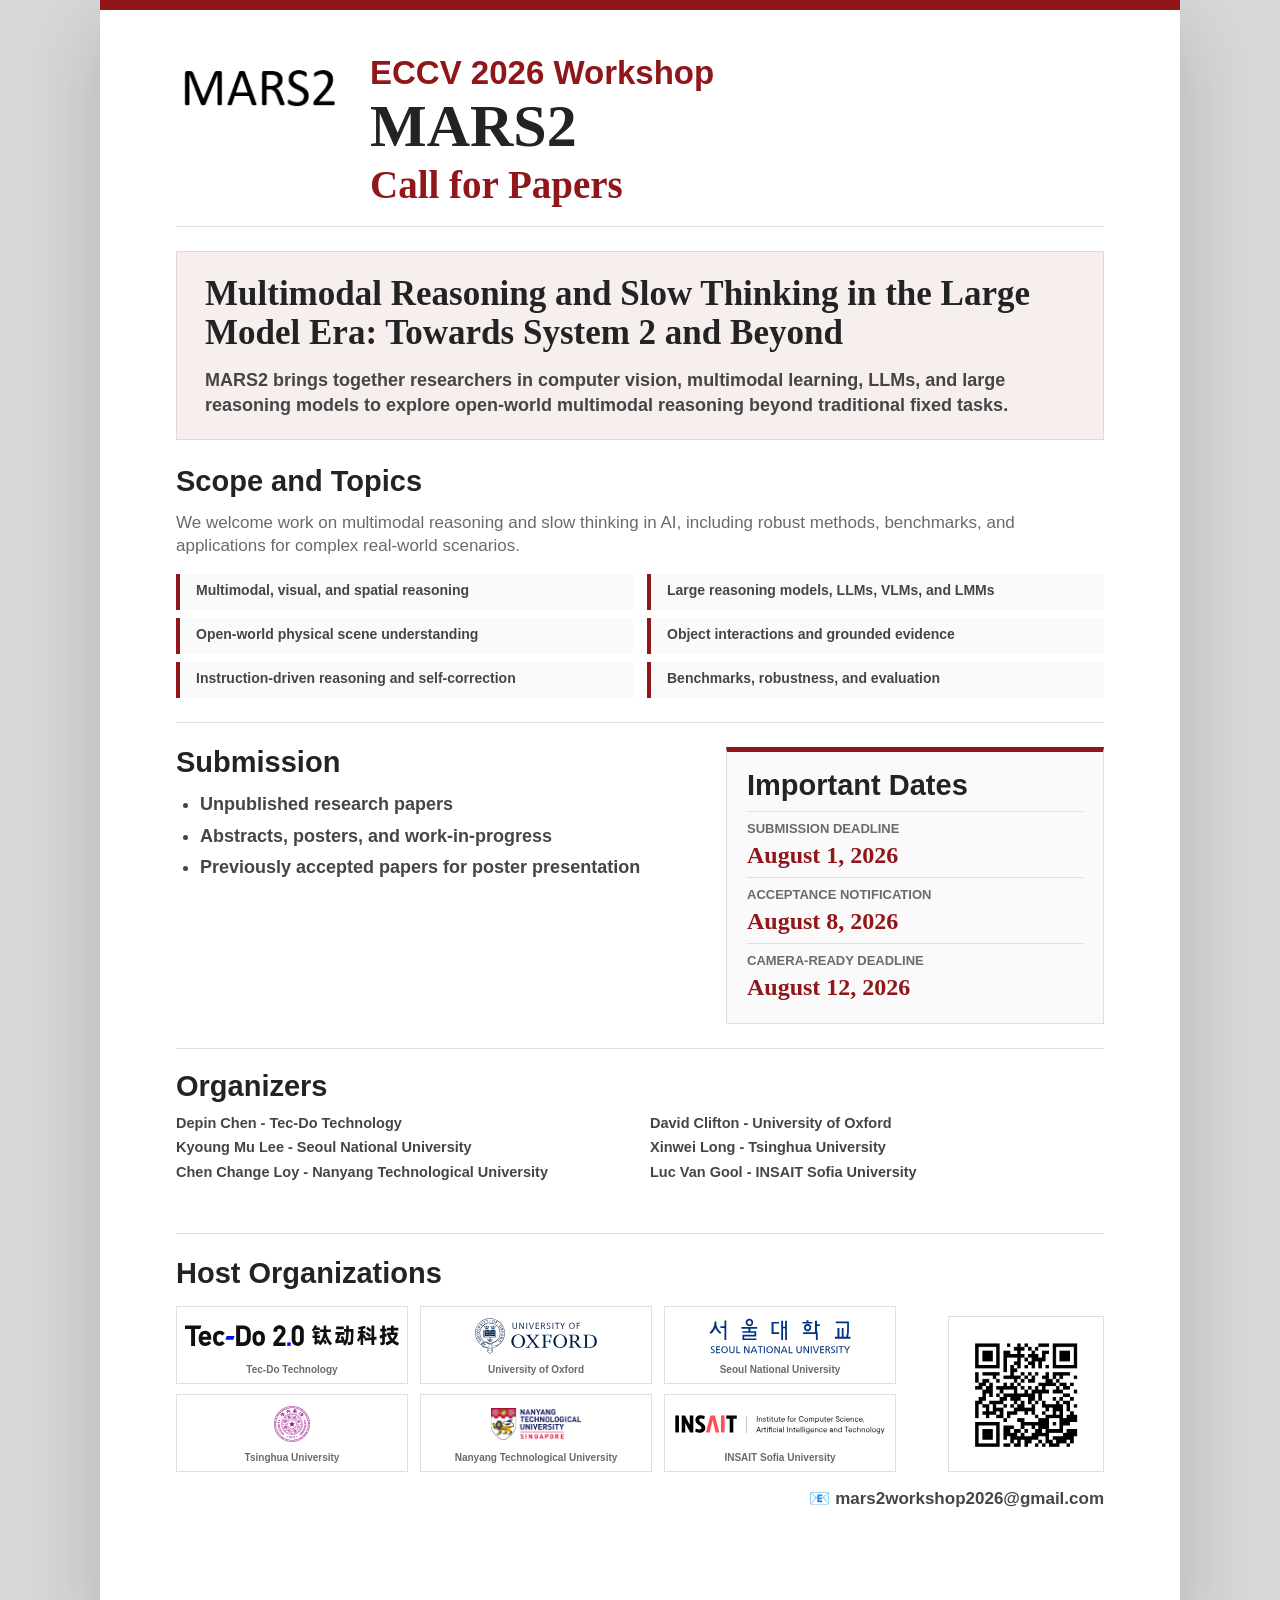
<file: poster-cfp/index.html>
<!doctype html>
<html lang="en">
  <head>
    <meta charset="utf-8">
    <meta name="viewport" content="width=device-width, initial-scale=1">
    <title>MARS2 ECCV 2026 CFP Poster</title>
    <link rel="icon" href="data:,">
    <link rel="stylesheet" href="poster-cfp.css">
  </head>
  <body>
    <main class="poster" aria-label="MARS2 ECCV 2026 workshop call for papers poster">
      <header class="masthead">
        <img src="../assets/images/logos/mars2-logo.png" alt="MARS2 logo">
        <div>
          <p>ECCV 2026 Workshop</p>
          <h1>MARS2</h1>
          <span>Call for Papers</span>
        </div>
      </header>

      <section class="hero">
        <h2>
          Multimodal Reasoning and Slow Thinking in the Large Model Era:
          Towards System 2 and Beyond
        </h2>
        <p>
          MARS2 brings together researchers in computer vision, multimodal
          learning, LLMs, and large reasoning models to explore open-world
          multimodal reasoning beyond traditional fixed tasks.
        </p>
      </section>

      <section class="scope">
        <h2>Scope and Topics</h2>
        <p>
          We welcome work on multimodal reasoning and slow thinking in AI,
          including robust methods, benchmarks, and applications for complex
          real-world scenarios.
        </p>
        <ul>
          <li>Multimodal, visual, and spatial reasoning</li>
          <li>Large reasoning models, LLMs, VLMs, and LMMs</li>
          <li>Open-world physical scene understanding</li>
          <li>Object interactions and grounded evidence</li>
          <li>Instruction-driven reasoning and self-correction</li>
          <li>Benchmarks, robustness, and evaluation</li>
        </ul>
      </section>

      <section class="middle-grid">
        <div class="submission">
          <h2>Submission</h2>
          <ul>
            <li>Unpublished research papers</li>
            <li>Abstracts, posters, and work-in-progress</li>
            <li>Previously accepted papers for poster presentation</li>
          </ul>
        </div>

        <div class="dates">
          <h2>Important Dates</h2>
          <article>
            <span>Submission Deadline</span>
            <strong>August 1, 2026</strong>
          </article>
          <article>
            <span>Acceptance Notification</span>
            <strong>August 8, 2026</strong>
          </article>
          <article>
            <span>Camera-ready Deadline</span>
            <strong>August 12, 2026</strong>
          </article>
        </div>
      </section>

      <section class="organizers">
        <h2>Organizers</h2>
        <div class="organizer-list">
          <span>Depin Chen - Tec-Do Technology</span>
          <span>David Clifton - University of Oxford</span>
          <span>Kyoung Mu Lee - Seoul National University</span>
          <span>Xinwei Long - Tsinghua University</span>
          <span>Chen Change Loy - Nanyang Technological University</span>
          <span>Luc Van Gool - INSAIT Sofia University</span>
        </div>
      </section>

      <footer class="footer">
        <section class="hosts" aria-label="Host organizations">
          <h2>Host Organizations</h2>
          <div class="host-grid">
            <figure>
              <img class="logo-tecdo" src="../poster/assets/hosts/tecdo-logo-2.svg" alt="Tec-Do Technology logo">
              <figcaption>Tec-Do Technology</figcaption>
            </figure>
            <figure>
              <img class="logo-oxford" src="../poster/assets/hosts/oxford.svg" alt="University of Oxford logo">
              <figcaption>University of Oxford</figcaption>
            </figure>
            <figure>
              <img class="logo-snu" src="../poster/assets/hosts/snu.svg" alt="Seoul National University logo">
              <figcaption>Seoul National University</figcaption>
            </figure>
            <figure>
              <img class="logo-tsinghua" src="../poster/assets/hosts/tsinghua.svg" alt="Tsinghua University logo">
              <figcaption>Tsinghua University</figcaption>
            </figure>
            <figure>
              <img class="logo-ntu" src="../poster/assets/hosts/ntu.png" alt="Nanyang Technological University logo">
              <figcaption>Nanyang Technological University</figcaption>
            </figure>
            <figure>
              <img class="logo-insait" src="../poster/assets/hosts/insait.svg" alt="INSAIT logo">
              <figcaption>INSAIT Sofia University</figcaption>
            </figure>
          </div>
        </section>

        <section class="qr" aria-label="Workshop website QR code">
          <img src="../poster/assets/qr-mars2-eccv2026.png" alt="QR code for MARS2 ECCV 2026 workshop website">
        </section>
      </footer>

      <div class="contact-email" aria-label="Contact email">📧 mars2workshop2026@gmail.com</div>
    </main>
  </body>
</html>
</file>
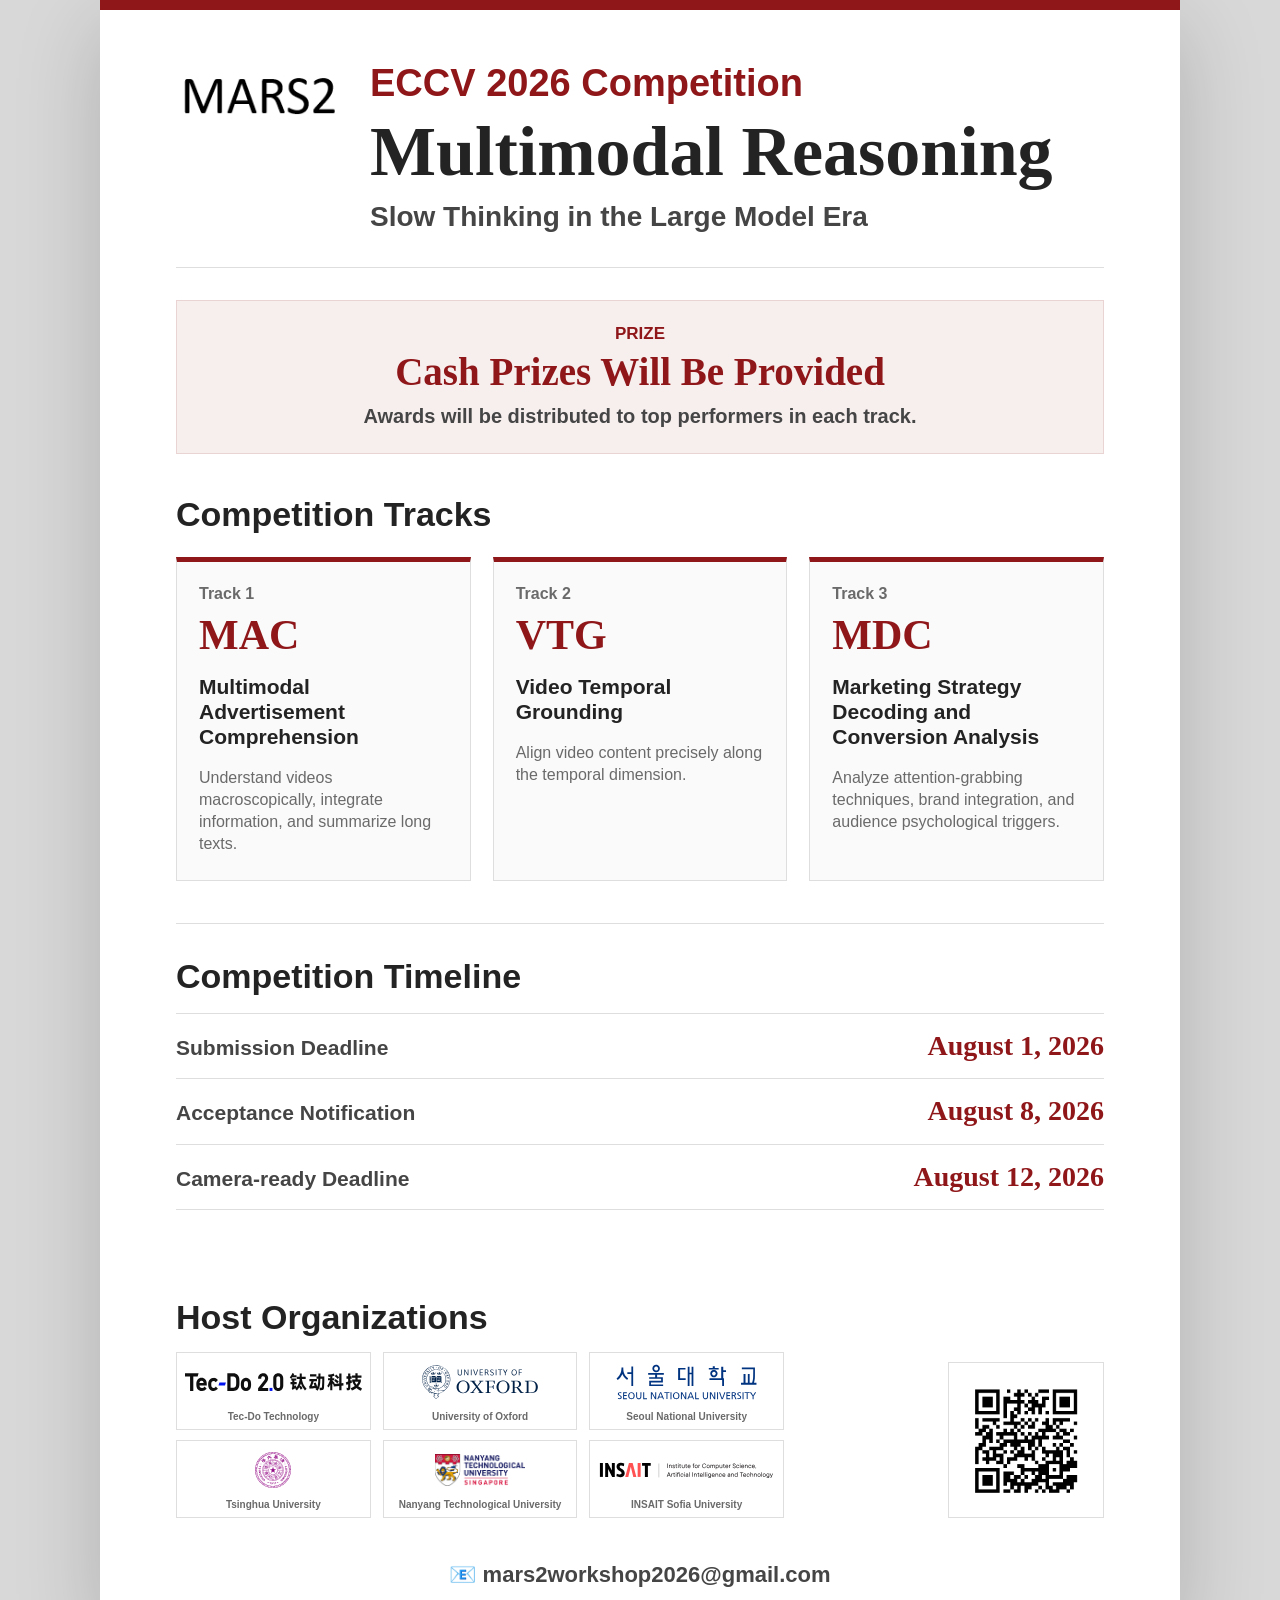
<file: poster/index.html>
<!doctype html>
<html lang="en">
  <head>
    <meta charset="utf-8">
    <meta name="viewport" content="width=device-width, initial-scale=1">
    <title>MARS2 ECCV 2026 Competition Poster</title>
    <link rel="icon" href="data:,">
    <link rel="stylesheet" href="poster.css">
  </head>
  <body>
    <main class="poster" aria-label="MARS2 ECCV 2026 competition poster">
      <header class="masthead">
        <img src="../assets/images/logos/mars2-logo.png" alt="MARS2 logo">
        <div>
          <p>ECCV 2026 Competition</p>
          <h1>Multimodal Reasoning</h1>
          <span>Slow Thinking in the Large Model Era</span>
        </div>
      </header>

      <section class="prize" aria-label="Prize information">
        <span>Prize</span>
        <strong>Cash Prizes Will Be Provided</strong>
        <p>Awards will be distributed to top performers in each track.</p>
      </section>

      <section class="tracks" aria-label="Competition tracks">
        <h2>Competition Tracks</h2>
        <div class="track-grid">
          <article>
            <span>Track 1</span>
            <h3>MAC</h3>
            <strong>Multimodal Advertisement Comprehension</strong>
            <p>Understand videos macroscopically, integrate information, and summarize long texts.</p>
          </article>
          <article>
            <span>Track 2</span>
            <h3>VTG</h3>
            <strong>Video Temporal Grounding</strong>
            <p>Align video content precisely along the temporal dimension.</p>
          </article>
          <article>
            <span>Track 3</span>
            <h3>MDC</h3>
            <strong>Marketing Strategy Decoding and Conversion Analysis</strong>
            <p>Analyze attention-grabbing techniques, brand integration, and audience psychological triggers.</p>
          </article>
        </div>
      </section>

      <section class="timeline" aria-label="Competition timeline">
        <h2>Competition Timeline</h2>
        <div class="timeline-list">
          <article>
            <span>Submission Deadline</span>
            <strong>August 1, 2026</strong>
          </article>
          <article>
            <span>Acceptance Notification</span>
            <strong>August 8, 2026</strong>
          </article>
          <article>
            <span>Camera-ready Deadline</span>
            <strong>August 12, 2026</strong>
          </article>
        </div>
      </section>

      <footer class="footer">
        <section class="hosts" aria-label="Host organizations">
          <h2>Host Organizations</h2>
          <div class="host-grid">
            <figure>
              <img class="logo-tecdo" src="assets/hosts/tecdo-logo-2.svg" alt="Tec-Do Technology logo">
              <figcaption>Tec-Do Technology</figcaption>
            </figure>
            <figure>
              <img class="logo-oxford" src="assets/hosts/oxford.svg" alt="University of Oxford logo">
              <figcaption>University of Oxford</figcaption>
            </figure>
            <figure>
              <img class="logo-snu" src="assets/hosts/snu.svg" alt="Seoul National University logo">
              <figcaption>Seoul National University</figcaption>
            </figure>
            <figure>
              <img class="logo-tsinghua" src="assets/hosts/tsinghua.svg" alt="Tsinghua University logo">
              <figcaption>Tsinghua University</figcaption>
            </figure>
            <figure>
              <img class="logo-ntu" src="assets/hosts/ntu.png" alt="Nanyang Technological University logo">
              <figcaption>Nanyang Technological University</figcaption>
            </figure>
            <figure>
              <img class="logo-insait" src="assets/hosts/insait.svg" alt="INSAIT logo">
              <figcaption>INSAIT Sofia University</figcaption>
            </figure>
          </div>
        </section>

        <section class="website" aria-label="Submission site">
          <img src="assets/qr-mars2-eccv2026.png" alt="QR code for MARS2 ECCV 2026 competition website">
        </section>
      </footer>

      <div class="contact-email" aria-label="Contact email">📧 mars2workshop2026@gmail.com</div>
    </main>
  </body>
</html>
</file>
<file: poster-cfp/poster-cfp.css>
:root {
  --ink: #232323;
  --soft-ink: #454545;
  --muted: #6a6a6a;
  --line: #dedede;
  --panel: #fafafa;
  --accent: #8f171a;
  --accent-soft: #f7eeee;
  --paper: #ffffff;
  font-family: "Helvetica Neue", Arial, sans-serif;
}

* {
  box-sizing: border-box;
}

html,
body {
  min-height: 100%;
}

body {
  margin: 0;
  display: grid;
  place-items: center;
  background: #d8d8d8;
  color: var(--ink);
}

img {
  display: block;
  max-width: 100%;
}

.poster {
  position: relative;
  width: 1080px;
  height: 1620px;
  overflow: hidden;
  padding: 56px 76px 50px;
  background: var(--paper);
  box-shadow: 0 26px 80px rgba(0, 0, 0, 0.18);
}

.poster::before {
  content: "";
  position: absolute;
  inset: 0 0 auto;
  height: 10px;
  background: var(--accent);
}

.masthead {
  display: grid;
  grid-template-columns: 166px minmax(0, 1fr);
  gap: 28px;
  align-items: start;
  padding-bottom: 22px;
  border-bottom: 1px solid var(--line);
}

.masthead img {
  width: 166px;
  height: auto;
  margin-top: 4px;
}

.masthead p {
  margin: 0;
  color: var(--accent);
  font-size: 33px;
  line-height: 1;
  font-weight: 850;
}

.masthead h1 {
  margin: 8px 0 0;
  color: var(--ink);
  font-family: Georgia, "Times New Roman", serif;
  font-size: 60px;
  line-height: 0.98;
  font-weight: 700;
  letter-spacing: 0;
}

.masthead span {
  display: block;
  margin-top: 9px;
  color: var(--accent);
  font-family: Georgia, "Times New Roman", serif;
  font-size: 39px;
  line-height: 1;
  font-weight: 700;
}

.hero {
  margin-top: 24px;
  padding: 22px 28px;
  background: var(--accent-soft);
  border: 1px solid #ead3d3;
}

.hero h2 {
  margin: 0;
  color: var(--ink);
  font-family: Georgia, "Times New Roman", serif;
  font-size: 35px;
  line-height: 1.12;
  font-weight: 700;
  letter-spacing: 0;
}

.hero p {
  margin: 16px 0 0;
  max-width: 830px;
  color: var(--soft-ink);
  font-size: 18px;
  line-height: 1.36;
  font-weight: 620;
}

.scope {
  margin-top: 26px;
  padding-bottom: 24px;
  border-bottom: 1px solid var(--line);
}

.scope h2,
.submission h2,
.dates h2,
.organizers h2,
.hosts h2 {
  margin: 0;
  color: var(--ink);
  font-size: 29px;
  line-height: 1.1;
  font-weight: 850;
}

.scope p {
  margin: 14px 0 0;
  color: var(--muted);
  font-size: 17px;
  line-height: 1.34;
}

.scope ul {
  display: grid;
  grid-template-columns: repeat(2, minmax(0, 1fr));
  gap: 8px 14px;
  margin: 16px 0 0;
  padding: 0;
  list-style: none;
}

.scope li {
  min-height: 36px;
  padding: 8px 12px 8px 16px;
  color: var(--soft-ink);
  background: var(--panel);
  border-left: 4px solid var(--accent);
  font-size: 14px;
  line-height: 1.28;
  font-weight: 720;
}

.middle-grid {
  display: grid;
  grid-template-columns: minmax(0, 1fr) 378px;
  gap: 30px;
  margin-top: 24px;
  padding-bottom: 24px;
  border-bottom: 1px solid var(--line);
}

.submission ul {
  margin: 14px 0 0;
  padding-left: 24px;
  color: var(--soft-ink);
  font-size: 18px;
  line-height: 1.34;
  font-weight: 620;
}

.submission li {
  margin: 7px 0;
}

.dates {
  padding: 18px 20px 14px;
  background: var(--panel);
  border-top: 5px solid var(--accent);
  border-left: 1px solid var(--line);
  border-right: 1px solid var(--line);
  border-bottom: 1px solid var(--line);
}

.dates h2 {
  margin-bottom: 10px;
}

.dates article {
  padding: 10px 0;
  border-top: 1px solid var(--line);
}

.dates span {
  display: block;
  color: var(--muted);
  font-size: 13px;
  line-height: 1;
  font-weight: 900;
  text-transform: uppercase;
}

.dates strong {
  display: block;
  margin-top: 8px;
  color: var(--accent);
  font-family: Georgia, "Times New Roman", serif;
  font-size: 24px;
  line-height: 1;
  font-weight: 700;
  white-space: nowrap;
}

.organizers {
  margin-top: 22px;
}

.organizer-list {
  display: grid;
  grid-template-columns: repeat(2, minmax(0, 1fr));
  gap: 7px 20px;
  margin-top: 12px;
}

.organizer-list span {
  color: var(--soft-ink);
  font-size: 14.5px;
  line-height: 1.18;
  font-weight: 620;
}

.footer {
  display: grid;
  grid-template-columns: minmax(0, 1fr) 178px;
  gap: 30px;
  align-items: end;
  margin-top: 52px;
  padding-top: 24px;
  border-top: 1px solid var(--line);
}

.host-grid {
  display: grid;
  grid-template-columns: repeat(3, minmax(0, 1fr));
  gap: 10px 12px;
  margin-top: 16px;
}

.host-grid figure {
  display: grid;
  grid-template-rows: 42px auto;
  align-items: center;
  justify-items: center;
  min-height: 78px;
  margin: 0;
  padding: 8px 8px 7px;
  background: #fff;
  border: 1px solid var(--line);
}

.host-grid img {
  width: 100%;
  height: 36px;
  object-fit: contain;
}

.host-grid figcaption {
  align-self: end;
  color: var(--muted);
  font-size: 10px;
  line-height: 1.14;
  font-weight: 760;
  text-align: center;
}

.host-grid .logo-tecdo {
  height: 30px;
}

.host-grid .logo-oxford,
.host-grid .logo-snu,
.host-grid .logo-tsinghua {
  height: 36px;
}

.host-grid .logo-ntu {
  height: 32px;
}

.host-grid .logo-insait {
  height: 26px;
}

.qr {
  display: grid;
  justify-items: center;
  align-self: end;
  justify-self: end;
  width: 156px;
  height: 156px;
  padding: 12px;
  background: #fff;
  border: 1px solid var(--line);
}

.qr img {
  width: 132px;
  height: 132px;
  background: #fff;
}

.contact-email {
  margin-top: 18px;
  color: var(--soft-ink);
  font-size: 17px;
  line-height: 1;
  font-weight: 760;
  letter-spacing: 0;
  text-align: right;
}

@media (max-width: 1120px) {
  body {
    place-items: start center;
    padding: 20px;
  }
}

@media print {
  html,
  body {
    width: 1080px;
    height: 1620px;
    min-height: 0;
    overflow: hidden;
    background: #fff;
  }

  body {
    display: block;
  }

  .poster {
    box-shadow: none;
  }
}

@page {
  size: 1080px 1620px;
  margin: 0;
}
</file>
<file: poster/poster.css>
:root {
  --ink: #232323;
  --soft-ink: #454545;
  --muted: #6a6a6a;
  --line: #dedede;
  --panel: #fafafa;
  --accent: #8f171a;
  --accent-soft: #f7eeee;
  --paper: #ffffff;
  font-family: "Helvetica Neue", Arial, sans-serif;
}

* {
  box-sizing: border-box;
}

html,
body {
  min-height: 100%;
}

body {
  margin: 0;
  display: grid;
  place-items: center;
  background: #d8d8d8;
  color: var(--ink);
}

img {
  display: block;
  max-width: 100%;
}

.poster {
  position: relative;
  width: 1080px;
  height: 1620px;
  overflow: hidden;
  padding: 64px 76px 54px;
  background: var(--paper);
  box-shadow: 0 26px 80px rgba(0, 0, 0, 0.18);
}

.poster::before {
  content: "";
  position: absolute;
  inset: 0 0 auto;
  height: 10px;
  background: var(--accent);
}

.masthead {
  display: grid;
  grid-template-columns: 166px minmax(0, 1fr);
  gap: 28px;
  align-items: start;
  padding-bottom: 34px;
  border-bottom: 1px solid var(--line);
}

.masthead img {
  width: 166px;
  height: auto;
  margin-top: 4px;
}

.masthead p {
  margin: 0;
  color: var(--accent);
  font-size: 38px;
  line-height: 1;
  font-weight: 850;
}

.masthead h1 {
  margin: 16px 0 0;
  color: var(--ink);
  font-family: Georgia, "Times New Roman", serif;
  font-size: 70px;
  line-height: 0.98;
  font-weight: 700;
  letter-spacing: 0;
}

.masthead span {
  display: block;
  margin-top: 14px;
  color: var(--soft-ink);
  font-size: 28px;
  line-height: 1.14;
  font-weight: 750;
}

.prize {
  margin: 32px 0 0;
  padding: 24px 30px;
  color: var(--ink);
  background: var(--accent-soft);
  border: 1px solid #ead3d3;
  text-align: center;
}

.prize span {
  display: block;
  color: var(--accent);
  font-size: 17px;
  line-height: 1;
  font-weight: 900;
  text-transform: uppercase;
}

.prize strong {
  display: block;
  margin-top: 10px;
  color: var(--accent);
  font-family: Georgia, "Times New Roman", serif;
  font-size: 39px;
  line-height: 1;
  font-weight: 700;
}

.prize p {
  margin: 12px 0 0;
  color: var(--soft-ink);
  font-size: 20px;
  line-height: 1.3;
  font-weight: 650;
}

.tracks {
  margin-top: 42px;
}

.tracks h2,
.timeline h2,
.hosts h2 {
  margin: 0;
  color: var(--ink);
  font-size: 34px;
  line-height: 1.1;
  font-weight: 850;
}

.track-grid {
  display: grid;
  grid-template-columns: repeat(3, minmax(0, 1fr));
  gap: 22px;
  margin-top: 24px;
}

.track-grid article {
  min-height: 324px;
  padding: 24px 22px 22px;
  background: var(--panel);
  border-top: 5px solid var(--accent);
  border-left: 1px solid var(--line);
  border-right: 1px solid var(--line);
  border-bottom: 1px solid var(--line);
}

.track-grid span {
  display: block;
  color: var(--muted);
  font-size: 16px;
  line-height: 1;
  font-weight: 850;
}

.track-grid h3 {
  margin: 12px 0 18px;
  color: var(--accent);
  font-family: Georgia, "Times New Roman", serif;
  font-size: 42px;
  line-height: 1;
  font-weight: 700;
}

.track-grid strong {
  display: block;
  color: var(--ink);
  font-size: 21px;
  line-height: 1.2;
  font-weight: 800;
}

.track-grid p {
  margin: 18px 0 0;
  color: var(--muted);
  font-size: 16px;
  line-height: 1.36;
  font-weight: 520;
}

.timeline {
  margin-top: 42px;
  padding-top: 34px;
  border-top: 1px solid var(--line);
}

.timeline-list {
  display: grid;
  gap: 0;
  margin-top: 18px;
  border-top: 1px solid var(--line);
}

.timeline-list article {
  display: grid;
  grid-template-columns: minmax(0, 1fr) 280px;
  align-items: baseline;
  gap: 28px;
  padding: 18px 0;
  border-bottom: 1px solid var(--line);
}

.timeline-list span {
  color: var(--soft-ink);
  font-size: 21px;
  line-height: 1.2;
  font-weight: 760;
}

.timeline-list strong {
  color: var(--accent);
  font-family: Georgia, "Times New Roman", serif;
  font-size: 28px;
  line-height: 1;
  font-weight: 700;
  text-align: right;
  white-space: nowrap;
}

.footer {
  position: absolute;
  left: 76px;
  right: 76px;
  bottom: 102px;
  display: grid;
  grid-template-columns: minmax(0, 1fr) 286px;
  gap: 34px;
  align-items: end;
  padding-top: 26px;
}

.host-grid {
  display: grid;
  grid-template-columns: repeat(3, minmax(0, 1fr));
  gap: 10px 12px;
  margin-top: 16px;
}

.host-grid figure {
  display: grid;
  grid-template-rows: 42px auto;
  align-items: center;
  justify-items: center;
  min-height: 78px;
  margin: 0;
  padding: 8px 8px 7px;
  background: #fff;
  border: 1px solid var(--line);
}

.host-grid img {
  width: 100%;
  height: 36px;
  object-fit: contain;
}

.host-grid figcaption {
  align-self: end;
  color: var(--muted);
  font-size: 10px;
  line-height: 1.14;
  font-weight: 760;
  text-align: center;
}

.host-grid .logo-tecdo {
  height: 30px;
}

.host-grid .logo-oxford {
  height: 34px;
}

.host-grid .logo-snu,
.host-grid .logo-tsinghua {
  height: 36px;
}

.host-grid .logo-ntu {
  height: 32px;
}

.host-grid .logo-insait {
  height: 26px;
}

.website {
  display: grid;
  justify-items: center;
  align-self: end;
  justify-self: end;
  width: 156px;
  height: 156px;
  padding: 12px;
  background: #fff;
  border: 1px solid var(--line);
}

.website img {
  width: 132px;
  height: 132px;
  background: #fff;
}

.contact-email {
  position: absolute;
  left: 76px;
  right: 76px;
  bottom: 34px;
  color: var(--soft-ink);
  font-size: 22px;
  line-height: 1;
  font-weight: 800;
  letter-spacing: 0;
  text-align: center;
}

@media (max-width: 1120px) {
  body {
    place-items: start center;
    padding: 20px;
  }
}

@media print {
  html,
  body {
    width: 1080px;
    height: 1620px;
    min-height: 0;
    overflow: hidden;
    background: #fff;
  }

  body {
    display: block;
  }

  .poster {
    box-shadow: none;
  }
}

@page {
  size: 1080px 1620px;
  margin: 0;
}
</file>
